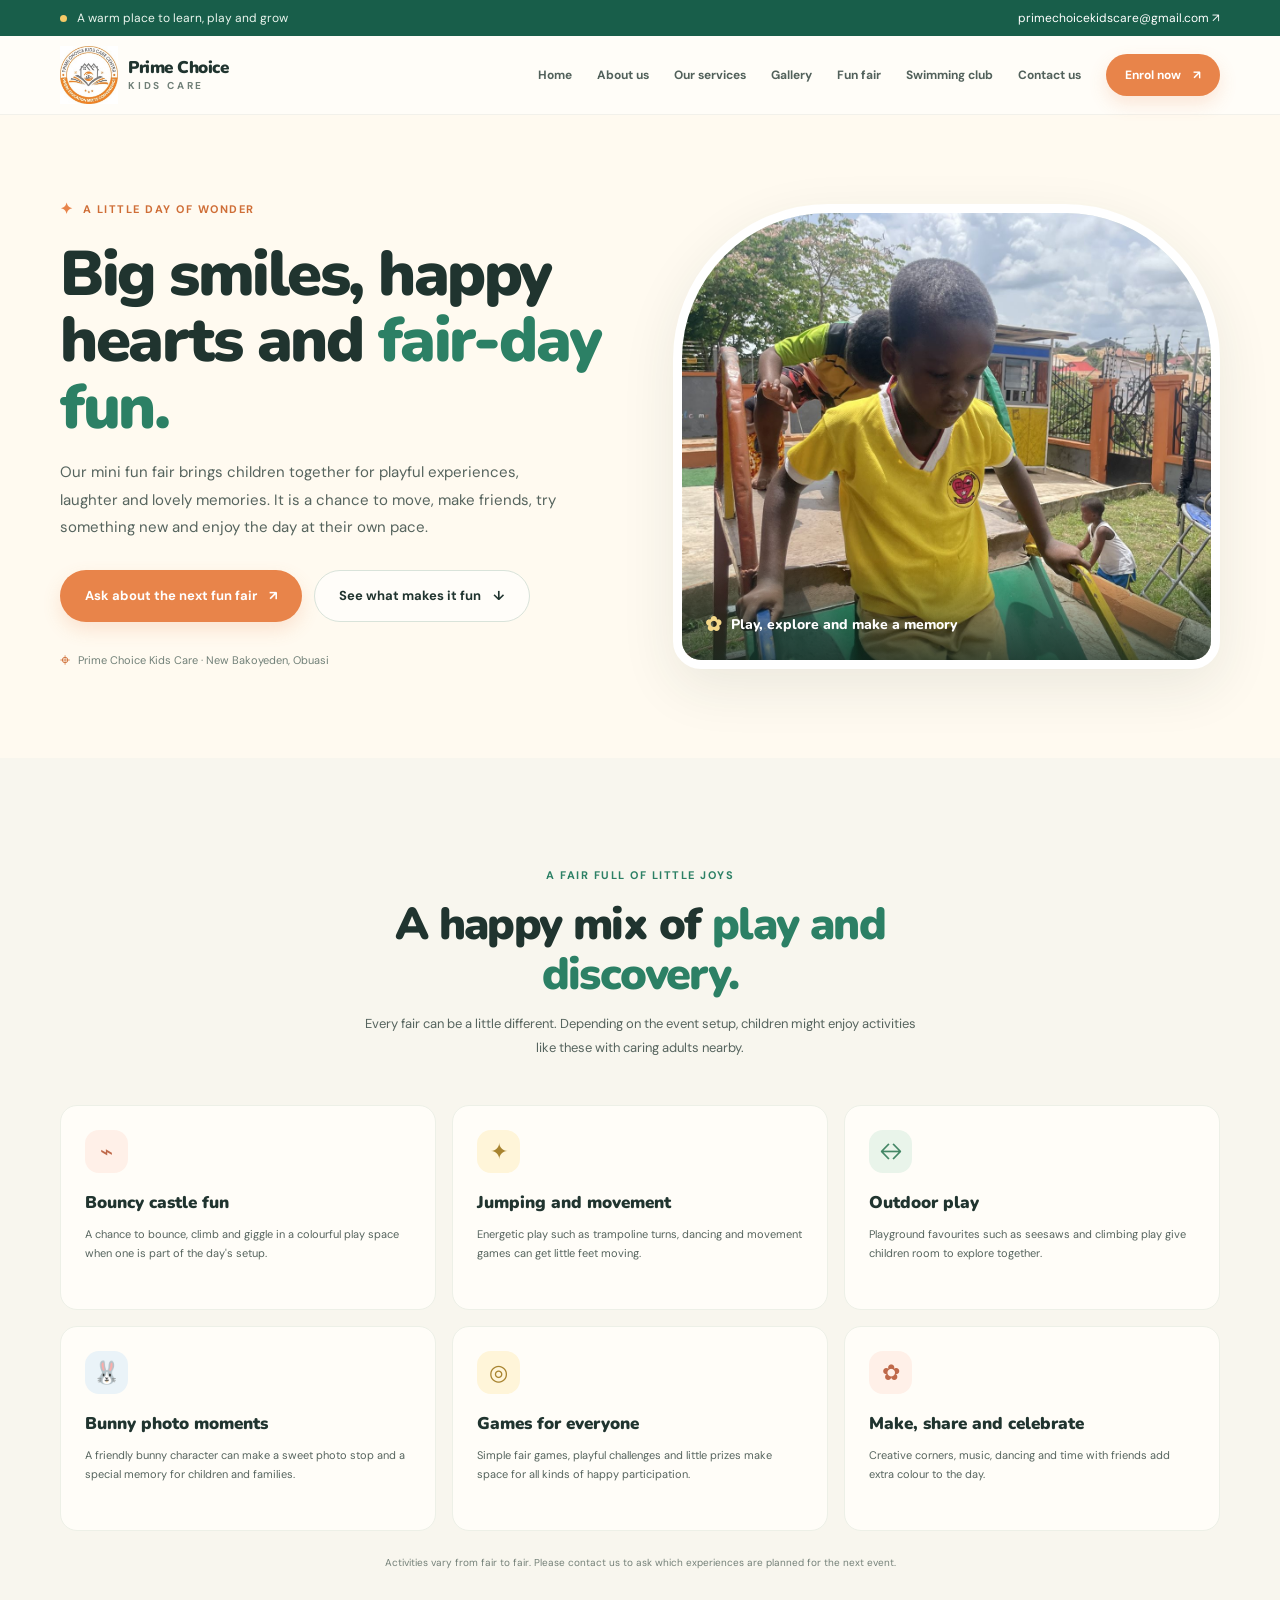
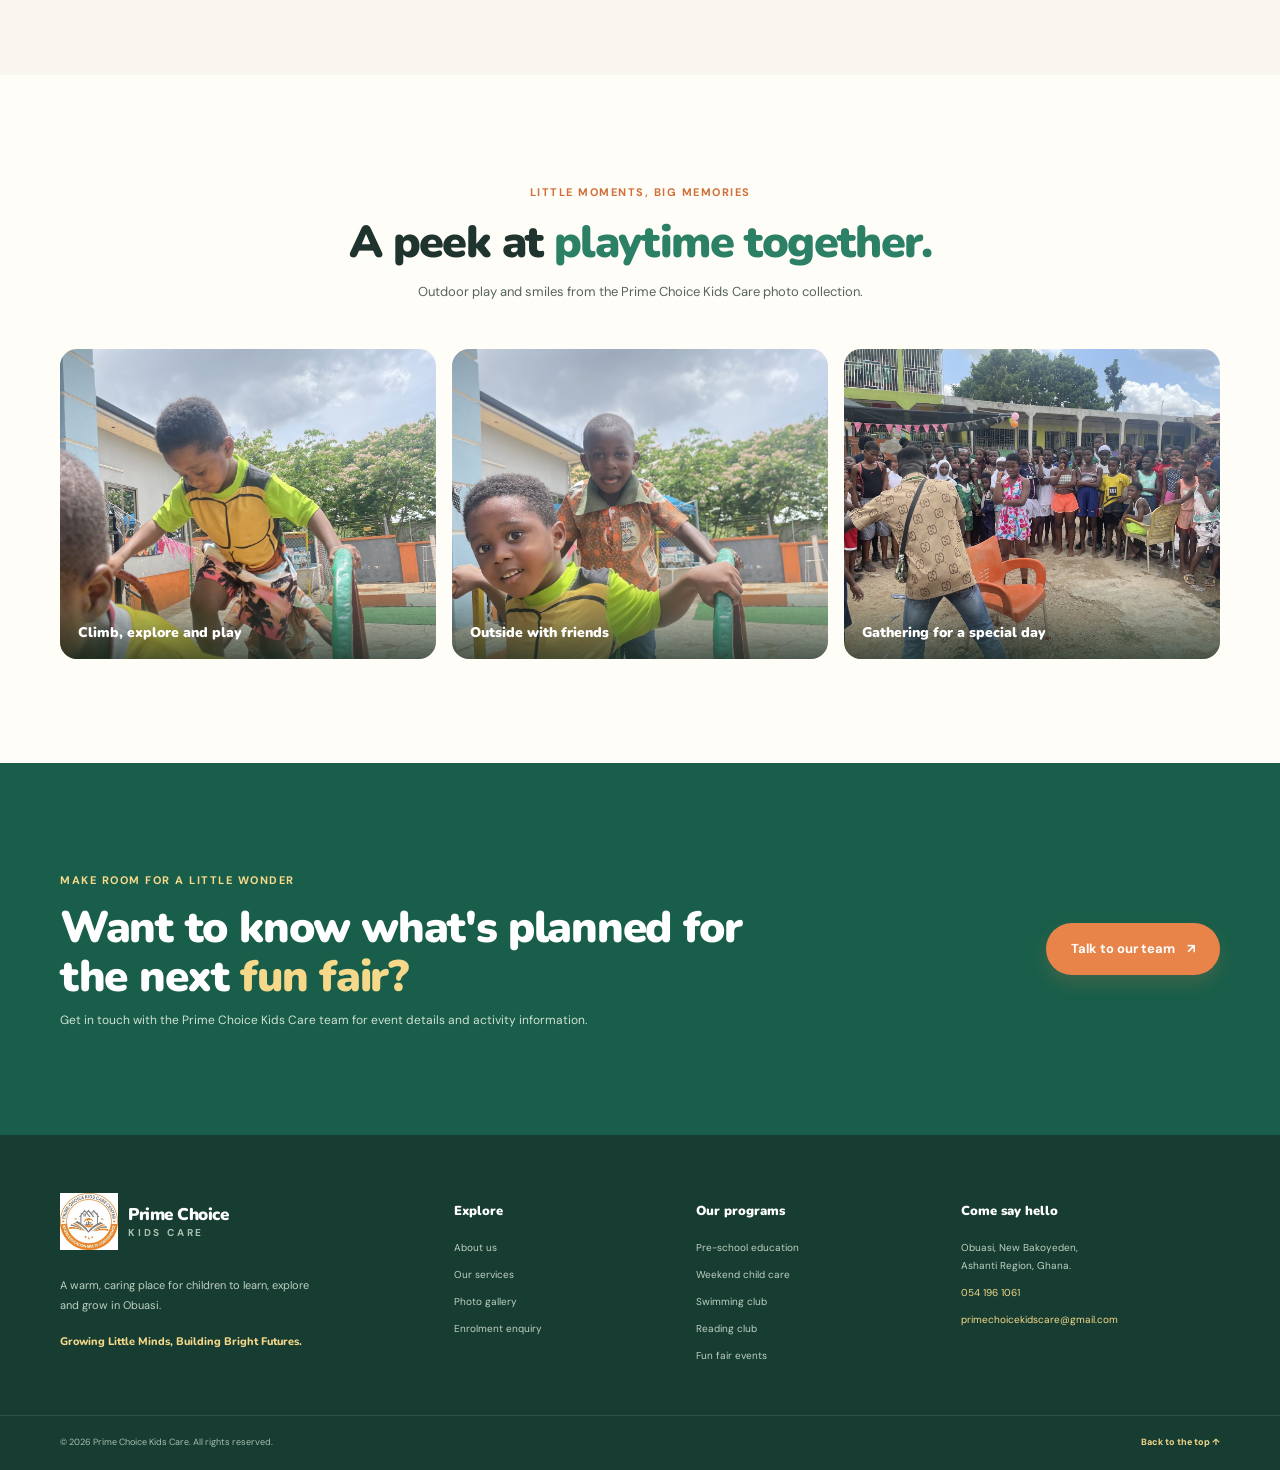
<file: funfair.html>
<!doctype html>
<html lang="en-GH">
  <head>
    <meta charset="utf-8">
    <meta name="viewport" content="width=device-width, initial-scale=1">
    <meta name="theme-color" content="#fffaf0">
    <meta name="description" content="Discover the Prime Choice Kids Care mini fun fair in Obuasi: joyful play, fair games, outdoor activities and happy memories.">
    <title>Mini Fun Fair | Prime Choice Kids Care</title>
    <link rel="icon" type="image/png" href="./logo.png">
    <link rel="preconnect" href="https://fonts.googleapis.com">
    <link rel="preconnect" href="https://fonts.gstatic.com" crossorigin>
    <link href="https://fonts.googleapis.com/css2?family=DM+Sans:wght@400;500;600;700&family=Nunito:wght@500;600;700;800;900&display=swap" rel="stylesheet">
    <link rel="stylesheet" href="./styles.css">
    <script src="./script.js" defer></script>
  </head>
  <body>
    <a class="skip-link" href="#main">Skip to content</a>
    <div class="topline">
      <div class="container topline-inner">
        <p><span class="topline-dot" aria-hidden="true"></span> A warm place to learn, play and grow</p>
        <a href="mailto:primechoicekidscare@gmail.com">primechoicekidscare@gmail.com <span aria-hidden="true">↗</span></a>
      </div>
    </div>

    <header class="site-header">
      <div class="container nav-wrap">
        <a class="brand" href="./index.html" aria-label="Prime Choice Kids Care home">
          <img class="brand-mark" src="./logo.png" alt="Prime Choice Kids Care Centre logo">
          <span class="brand-copy"><strong>Prime Choice</strong><small>Kids Care</small></span>
        </a>
        <button class="menu-toggle" type="button" aria-expanded="false" aria-controls="primary-nav" aria-label="Open navigation menu">
          <span></span><span></span><span></span>
        </button>
        <nav class="primary-nav" id="primary-nav" aria-label="Main navigation">
          <a href="./index.html">Home</a>
          <a href="./index.html#about">About us</a>
          <a href="./index.html#services">Our services</a>
          <a href="./index.html#gallery">Gallery</a>
          <a href="./funfair.html" aria-current="page">Fun fair</a>
          <a href="./swimming-club.html">Swimming club</a>
          <a href="./index.html#contact">Contact us</a>
          <a class="button button-small button-orange nav-cta" href="./index.html#enquiry">Enrol now <span aria-hidden="true">↗</span></a>
        </nav>
      </div>
    </header>

    <main id="main">
      <section class="program-hero section-pad">
        <div class="container program-hero-grid">
          <div class="program-hero-copy reveal">
            <span class="eyebrow eyebrow-orange"><span aria-hidden="true">✦</span> A little day of wonder</span>
            <h1>Big smiles, happy hearts and <span>fair-day fun.</span></h1>
            <p class="hero-lede">Our mini fun fair brings children together for playful experiences, laughter and lovely memories. It is a chance to move, make friends, try something new and enjoy the day at their own pace.</p>
            <div class="hero-actions">
              <a class="button button-orange" href="./index.html#enquiry">Ask about the next fun fair <span aria-hidden="true">↗</span></a>
              <a class="button button-outline" href="#fair-fun">See what makes it fun <span aria-hidden="true">↓</span></a>
            </div>
            <p class="program-location"><span aria-hidden="true">⌖</span> Prime Choice Kids Care · New Bakoyeden, Obuasi</p>
          </div>
          <figure class="program-hero-photo reveal">
            <img src="./assets/funfair-hero.jpg" alt="Children enjoying an outdoor activity at the mini fun fair" fetchpriority="high">
            <figcaption><span aria-hidden="true">✿</span> Play, explore and make a memory</figcaption>
          </figure>
        </div>
      </section>

      <section class="fair-intro section-pad section-tint" id="fair-fun" aria-labelledby="fair-fun-title">
        <div class="container">
          <div class="section-heading centered reveal">
            <span class="eyebrow eyebrow-green">A fair full of little joys</span>
            <h2 id="fair-fun-title">A happy mix of <span>play and discovery.</span></h2>
            <p>Every fair can be a little different. Depending on the event setup, children might enjoy activities like these with caring adults nearby.</p>
          </div>
          <div class="fair-activity-grid">
            <article class="fair-activity-card reveal">
              <span class="fair-activity-icon icon-peach" aria-hidden="true">⌁</span>
              <h3>Bouncy castle fun</h3>
              <p>A chance to bounce, climb and giggle in a colourful play space when one is part of the day's setup.</p>
            </article>
            <article class="fair-activity-card reveal">
              <span class="fair-activity-icon icon-yellow" aria-hidden="true">✦</span>
              <h3>Jumping and movement</h3>
              <p>Energetic play such as trampoline turns, dancing and movement games can get little feet moving.</p>
            </article>
            <article class="fair-activity-card reveal">
              <span class="fair-activity-icon icon-green" aria-hidden="true">↔</span>
              <h3>Outdoor play</h3>
              <p>Playground favourites such as seesaws and climbing play give children room to explore together.</p>
            </article>
            <article class="fair-activity-card reveal">
              <span class="fair-activity-icon icon-blue" aria-hidden="true">🐰</span>
              <h3>Bunny photo moments</h3>
              <p>A friendly bunny character can make a sweet photo stop and a special memory for children and families.</p>
            </article>
            <article class="fair-activity-card reveal">
              <span class="fair-activity-icon icon-yellow" aria-hidden="true">◎</span>
              <h3>Games for everyone</h3>
              <p>Simple fair games, playful challenges and little prizes make space for all kinds of happy participation.</p>
            </article>
            <article class="fair-activity-card reveal">
              <span class="fair-activity-icon icon-peach" aria-hidden="true">✿</span>
              <h3>Make, share and celebrate</h3>
              <p>Creative corners, music, dancing and time with friends add extra colour to the day.</p>
            </article>
          </div>
          <p class="fair-note reveal">Activities vary from fair to fair. Please contact us to ask which experiences are planned for the next event.</p>
        </div>
      </section>

      <section class="program-gallery section-pad" aria-labelledby="fair-gallery-title">
        <div class="container">
          <div class="section-heading centered reveal">
            <span class="eyebrow eyebrow-orange">Little moments, big memories</span>
            <h2 id="fair-gallery-title">A peek at <span>playtime together.</span></h2>
            <p>Outdoor play and smiles from the Prime Choice Kids Care photo collection.</p>
          </div>
          <div class="program-photo-grid">
            <figure class="program-photo-card reveal">
              <img src="./assets/funfair-photo-2.jpg" alt="A child taking a turn on outdoor play equipment" loading="lazy">
              <figcaption>Climb, explore and play</figcaption>
            </figure>
            <figure class="program-photo-card reveal">
              <img src="./assets/funfair-photo-3.jpg" alt="Children sharing a playful moment outside" loading="lazy">
              <figcaption>Outside with friends</figcaption>
            </figure>
            <figure class="program-photo-card reveal">
              <img src="./assets/funfair-photo-4.jpg" alt="Children and families gathering at an outdoor fun fair" loading="lazy">
              <figcaption>Gathering for a special day</figcaption>
            </figure>
          </div>
        </div>
      </section>

      <section class="program-cta section-pad">
        <div class="container program-cta-inner reveal">
          <div>
            <span class="eyebrow eyebrow-light">Make room for a little wonder</span>
            <h2>Want to know what's planned for the next <span>fun fair?</span></h2>
            <p>Get in touch with the Prime Choice Kids Care team for event details and activity information.</p>
          </div>
          <a class="button button-orange" href="./index.html#enquiry">Talk to our team <span aria-hidden="true">↗</span></a>
        </div>
      </section>
    </main>

    <footer class="site-footer">
      <div class="container footer-main">
        <div class="footer-brand">
          <a class="brand brand-light" href="./index.html" aria-label="Prime Choice Kids Care home">
            <img class="brand-mark" src="./logo.png" alt="Prime Choice Kids Care Centre logo">
            <span class="brand-copy"><strong>Prime Choice</strong><small>Kids Care</small></span>
          </a>
          <p>A warm, caring place for children to learn, explore and grow in Obuasi.</p>
          <span class="footer-mantra">Growing Little Minds, Building Bright Futures.</span>
        </div>
        <div class="footer-column"><h3>Explore</h3><a href="./index.html#about">About us</a><a href="./index.html#services">Our services</a><a href="./index.html#gallery">Photo gallery</a><a href="./index.html#enquiry">Enrolment enquiry</a></div>
        <div class="footer-column"><h3>Our programs</h3><a href="./index.html#services">Pre-school education</a><a href="./index.html#services">Weekend child care</a><a href="./swimming-club.html">Swimming club</a><a href="./index.html#services">Reading club</a><a href="./funfair.html" aria-current="page">Fun fair events</a></div>
        <div class="footer-column footer-contact"><h3>Come say hello</h3><p>Obuasi, New Bakoyeden,<br>Ashanti Region, Ghana.</p><a href="tel:0541961061">054 196 1061</a><a href="mailto:primechoicekidscare@gmail.com">primechoicekidscare@gmail.com</a></div>
      </div>
      <div class="footer-bottom">
        <div class="container footer-bottom-inner"><p>© <span id="current-year"></span> Prime Choice Kids Care. All rights reserved.</p><a href="#main">Back to the top ↑</a></div>
      </div>
    </footer>
    <button class="back-to-top" type="button" aria-label="Back to top" title="Back to top">↑</button>
  </body>
</html>
</file>
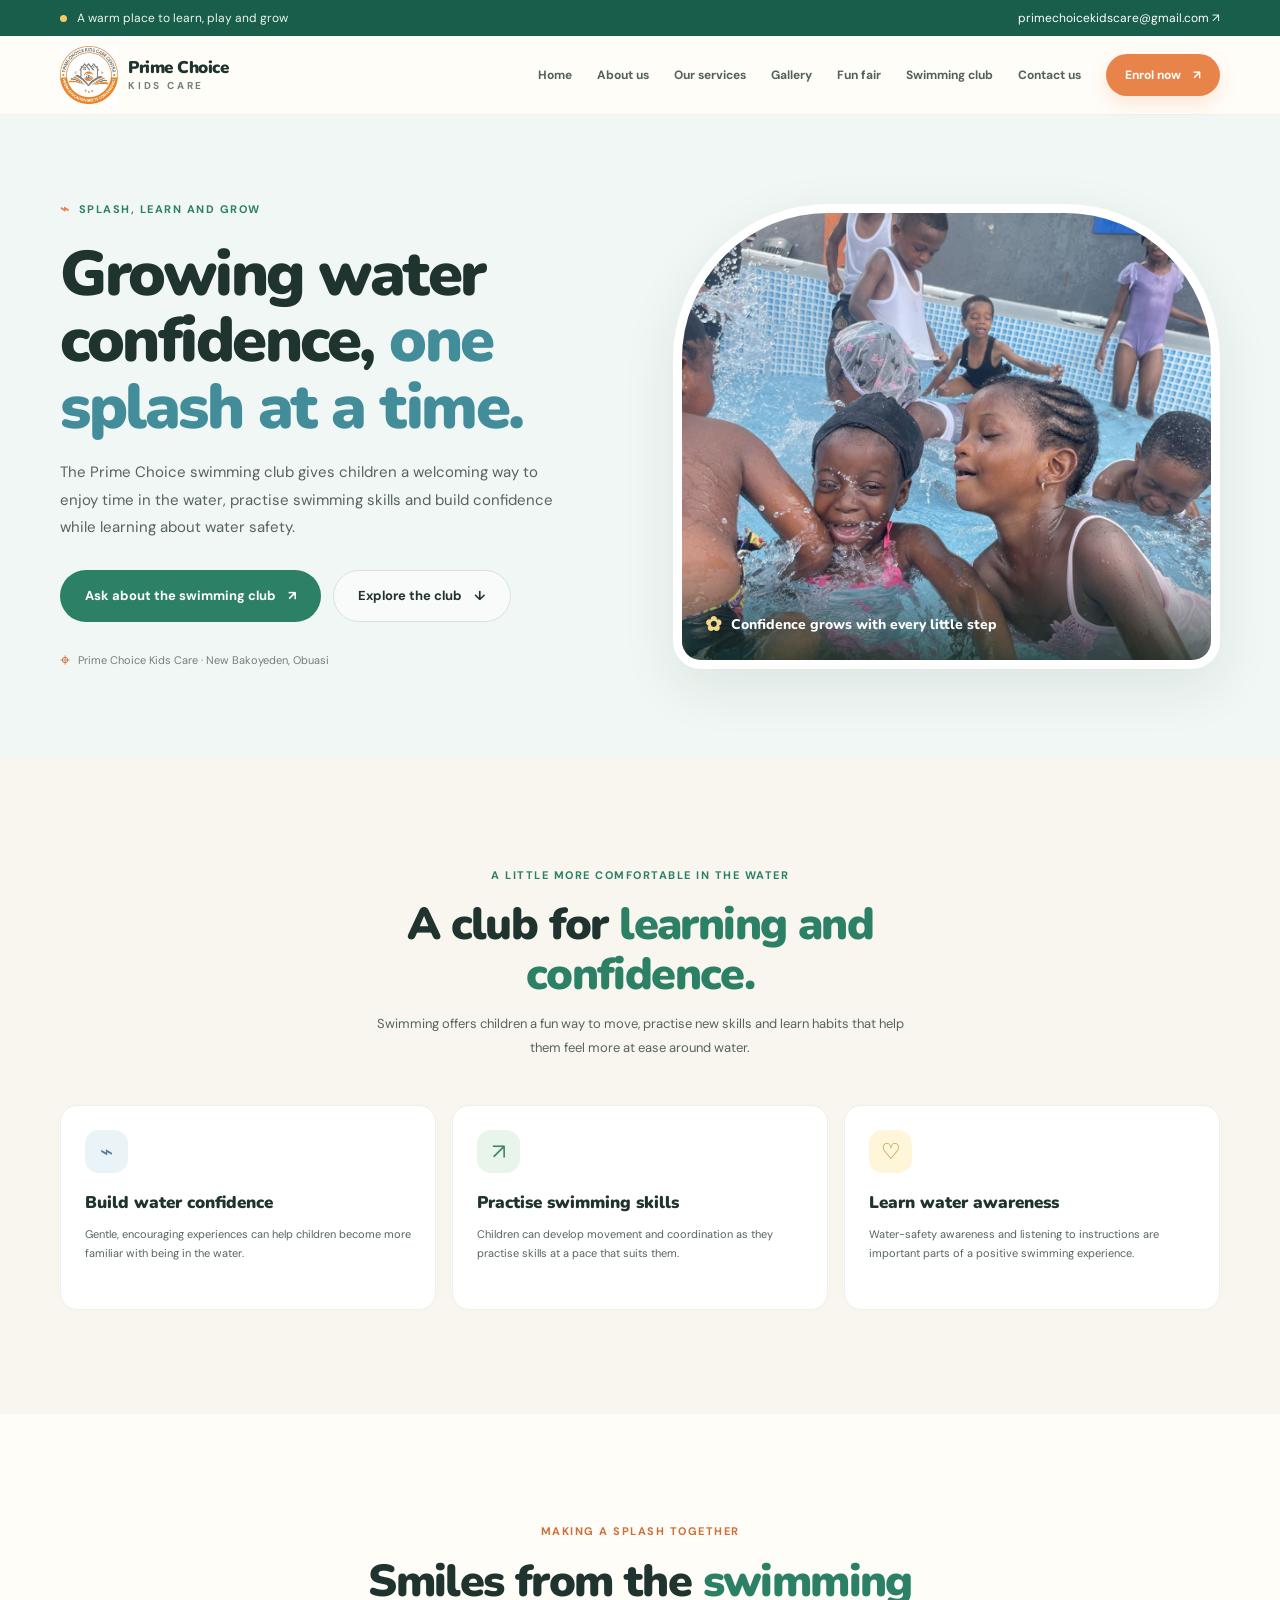
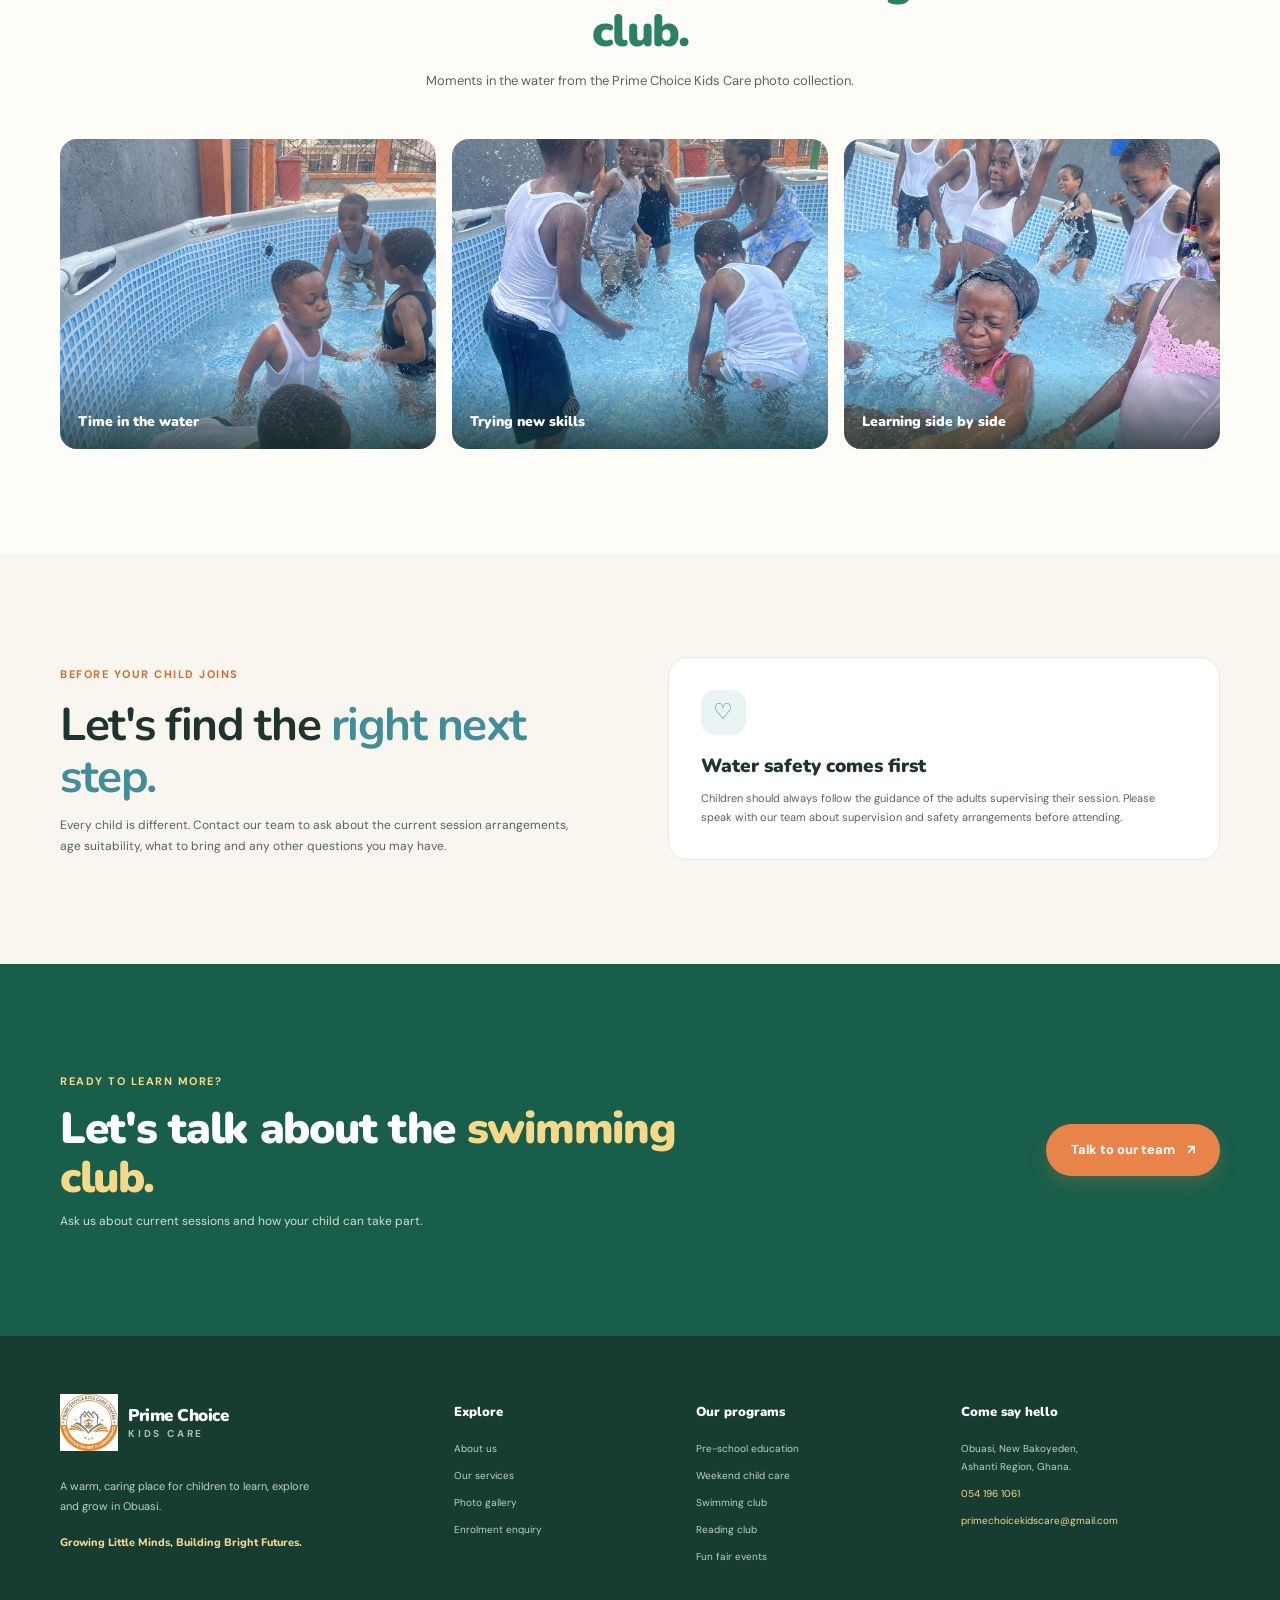
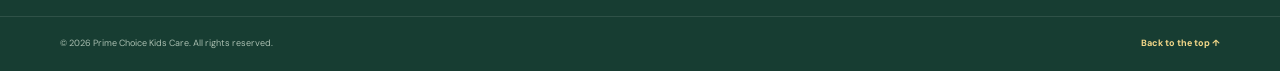
<file: swimming-club.html>
<!doctype html>
<html lang="en-GH">
  <head>
    <meta charset="utf-8">
    <meta name="viewport" content="width=device-width, initial-scale=1">
    <meta name="theme-color" content="#fffaf0">
    <meta name="description" content="Learn about the Prime Choice Kids Care swimming club in Obuasi, where children can build water confidence, swimming skills and water-safety awareness.">
    <title>Swimming Club | Prime Choice Kids Care</title>
    <link rel="icon" type="image/png" href="./logo.png">
    <link rel="preconnect" href="https://fonts.googleapis.com">
    <link rel="preconnect" href="https://fonts.gstatic.com" crossorigin>
    <link href="https://fonts.googleapis.com/css2?family=DM+Sans:wght@400;500;600;700&family=Nunito:wght@500;600;700;800;900&display=swap" rel="stylesheet">
    <link rel="stylesheet" href="./styles.css">
    <script src="./script.js" defer></script>
  </head>
  <body>
    <a class="skip-link" href="#main">Skip to content</a>
    <div class="topline">
      <div class="container topline-inner">
        <p><span class="topline-dot" aria-hidden="true"></span> A warm place to learn, play and grow</p>
        <a href="mailto:primechoicekidscare@gmail.com">primechoicekidscare@gmail.com <span aria-hidden="true">↗</span></a>
      </div>
    </div>

    <header class="site-header">
      <div class="container nav-wrap">
        <a class="brand" href="./index.html" aria-label="Prime Choice Kids Care home">
          <img class="brand-mark" src="./logo.png" alt="Prime Choice Kids Care Centre logo">
          <span class="brand-copy"><strong>Prime Choice</strong><small>Kids Care</small></span>
        </a>
        <button class="menu-toggle" type="button" aria-expanded="false" aria-controls="primary-nav" aria-label="Open navigation menu">
          <span></span><span></span><span></span>
        </button>
        <nav class="primary-nav" id="primary-nav" aria-label="Main navigation">
          <a href="./index.html">Home</a>
          <a href="./index.html#about">About us</a>
          <a href="./index.html#services">Our services</a>
          <a href="./index.html#gallery">Gallery</a>
          <a href="./funfair.html">Fun fair</a>
          <a href="./swimming-club.html" aria-current="page">Swimming club</a>
          <a href="./index.html#contact">Contact us</a>
          <a class="button button-small button-orange nav-cta" href="./index.html#enquiry">Enrol now <span aria-hidden="true">↗</span></a>
        </nav>
      </div>
    </header>

    <main id="main">
      <section class="program-hero program-hero-swim section-pad">
        <div class="container program-hero-grid">
          <div class="program-hero-copy reveal">
            <span class="eyebrow eyebrow-green"><span aria-hidden="true">⌁</span> Splash, learn and grow</span>
            <h1>Growing water confidence, <span>one splash at a time.</span></h1>
            <p class="hero-lede">The Prime Choice swimming club gives children a welcoming way to enjoy time in the water, practise swimming skills and build confidence while learning about water safety.</p>
            <div class="hero-actions">
              <a class="button button-green" href="./index.html#enquiry">Ask about the swimming club <span aria-hidden="true">↗</span></a>
              <a class="button button-outline" href="#swim-club">Explore the club <span aria-hidden="true">↓</span></a>
            </div>
            <p class="program-location"><span aria-hidden="true">⌖</span> Prime Choice Kids Care · New Bakoyeden, Obuasi</p>
          </div>
          <figure class="program-hero-photo program-hero-photo-swim reveal">
            <img src="./assets/swim-hero.jpg" alt="Children enjoying a supervised swimming-club session together" fetchpriority="high">
            <figcaption><span aria-hidden="true">✿</span> Confidence grows with every little step</figcaption>
          </figure>
        </div>
      </section>

      <section class="swim-intro section-pad section-tint" id="swim-club" aria-labelledby="swim-club-title">
        <div class="container">
          <div class="section-heading centered reveal">
            <span class="eyebrow eyebrow-green">A little more comfortable in the water</span>
            <h2 id="swim-club-title">A club for <span>learning and confidence.</span></h2>
            <p>Swimming offers children a fun way to move, practise new skills and learn habits that help them feel more at ease around water.</p>
          </div>
          <div class="swim-benefit-grid">
            <article class="swim-benefit-card reveal">
              <span class="fair-activity-icon icon-blue" aria-hidden="true">⌁</span>
              <h3>Build water confidence</h3>
              <p>Gentle, encouraging experiences can help children become more familiar with being in the water.</p>
            </article>
            <article class="swim-benefit-card reveal">
              <span class="fair-activity-icon icon-green" aria-hidden="true">↗</span>
              <h3>Practise swimming skills</h3>
              <p>Children can develop movement and coordination as they practise skills at a pace that suits them.</p>
            </article>
            <article class="swim-benefit-card reveal">
              <span class="fair-activity-icon icon-yellow" aria-hidden="true">♡</span>
              <h3>Learn water awareness</h3>
              <p>Water-safety awareness and listening to instructions are important parts of a positive swimming experience.</p>
            </article>
          </div>
        </div>
      </section>

      <section class="program-gallery section-pad" aria-labelledby="swim-gallery-title">
        <div class="container">
          <div class="section-heading centered reveal">
            <span class="eyebrow eyebrow-orange">Making a splash together</span>
            <h2 id="swim-gallery-title">Smiles from the <span>swimming club.</span></h2>
            <p>Moments in the water from the Prime Choice Kids Care photo collection.</p>
          </div>
          <div class="program-photo-grid">
            <figure class="program-photo-card reveal">
              <img src="./assets/swim-photo-2.jpg" alt="Children spending time together in the swimming pool" loading="lazy">
              <figcaption>Time in the water</figcaption>
            </figure>
            <figure class="program-photo-card reveal">
              <img src="./assets/swim-photo-3.jpg" alt="A child practising in the pool with support nearby" loading="lazy">
              <figcaption>Trying new skills</figcaption>
            </figure>
            <figure class="program-photo-card reveal">
              <img src="./assets/swim-photo-4.jpg" alt="Children enjoying a swimming-club activity" loading="lazy">
              <figcaption>Learning side by side</figcaption>
            </figure>
          </div>
        </div>
      </section>

      <section class="swim-details section-pad section-tint" aria-labelledby="swim-details-title">
        <div class="container swim-details-grid">
          <div class="swim-details-copy reveal">
            <span class="eyebrow eyebrow-orange">Before your child joins</span>
            <h2 id="swim-details-title">Let's find the <span>right next step.</span></h2>
            <p>Every child is different. Contact our team to ask about the current session arrangements, age suitability, what to bring and any other questions you may have.</p>
          </div>
          <div class="swim-safety-card reveal">
            <span class="swim-safety-mark" aria-hidden="true">♡</span>
            <h3>Water safety comes first</h3>
            <p>Children should always follow the guidance of the adults supervising their session. Please speak with our team about supervision and safety arrangements before attending.</p>
          </div>
        </div>
      </section>

      <section class="program-cta section-pad">
        <div class="container program-cta-inner reveal">
          <div>
            <span class="eyebrow eyebrow-light">Ready to learn more?</span>
            <h2>Let's talk about the <span>swimming club.</span></h2>
            <p>Ask us about current sessions and how your child can take part.</p>
          </div>
          <a class="button button-orange" href="./index.html#enquiry">Talk to our team <span aria-hidden="true">↗</span></a>
        </div>
      </section>
    </main>

    <footer class="site-footer">
      <div class="container footer-main">
        <div class="footer-brand">
          <a class="brand brand-light" href="./index.html" aria-label="Prime Choice Kids Care home">
            <img class="brand-mark" src="./logo.png" alt="Prime Choice Kids Care Centre logo">
            <span class="brand-copy"><strong>Prime Choice</strong><small>Kids Care</small></span>
          </a>
          <p>A warm, caring place for children to learn, explore and grow in Obuasi.</p>
          <span class="footer-mantra">Growing Little Minds, Building Bright Futures.</span>
        </div>
        <div class="footer-column"><h3>Explore</h3><a href="./index.html#about">About us</a><a href="./index.html#services">Our services</a><a href="./index.html#gallery">Photo gallery</a><a href="./index.html#enquiry">Enrolment enquiry</a></div>
        <div class="footer-column"><h3>Our programs</h3><a href="./index.html#services">Pre-school education</a><a href="./index.html#services">Weekend child care</a><a href="./swimming-club.html" aria-current="page">Swimming club</a><a href="./index.html#services">Reading club</a><a href="./funfair.html">Fun fair events</a></div>
        <div class="footer-column footer-contact"><h3>Come say hello</h3><p>Obuasi, New Bakoyeden,<br>Ashanti Region, Ghana.</p><a href="tel:0541961061">054 196 1061</a><a href="mailto:primechoicekidscare@gmail.com">primechoicekidscare@gmail.com</a></div>
      </div>
      <div class="footer-bottom">
        <div class="container footer-bottom-inner"><p>© <span id="current-year"></span> Prime Choice Kids Care. All rights reserved.</p><a href="#main">Back to the top ↑</a></div>
      </div>
    </footer>
    <button class="back-to-top" type="button" aria-label="Back to top" title="Back to top">↑</button>
  </body>
</html>
</file>
<file: styles.css>
:root {
  color-scheme: light;
  --ink: #20342f;
  --ink-soft: #56645e;
  --green: #2c8065;
  --green-dark: #185e4a;
  --green-pale: #e8f4ec;
  --orange: #e8844a;
  --orange-dark: #cf6e37;
  --yellow: #f5ca67;
  --cream: #fffaf0;
  --paper: #fffdf8;
  --line: #e9e9df;
  --shadow: 0 18px 55px rgba(32, 52, 47, .09);
  --heading: "Nunito", "DM Sans", sans-serif;
  --body: "DM Sans", sans-serif;
}

* { box-sizing: border-box; }
html { scroll-behavior: smooth; scroll-padding-top: 100px; }
body { margin: 0; color: var(--ink); background: var(--paper); font-family: var(--body); font-size: 15px; line-height: 1.7; -webkit-font-smoothing: antialiased; }
img { display: block; max-width: 100%; }
a { color: inherit; text-decoration: none; }
button, input, select, textarea { font: inherit; }
button { color: inherit; }
.container { width: min(1160px, calc(100% - 48px)); margin-inline: auto; }
.section-pad { padding: 104px 0; }
.section-tint { background: #f8f6ee; }
.skip-link { position: fixed; top: 8px; left: 8px; z-index: 9999; padding: 10px 14px; color: white; background: var(--green-dark); border-radius: 8px; transform: translateY(-150%); }
.skip-link:focus { transform: translateY(0); }
.sr-only { position: absolute; width: 1px; height: 1px; padding: 0; margin: -1px; overflow: hidden; clip: rect(0,0,0,0); white-space: nowrap; border: 0; }

.topline { color: #eaf5ee; background: var(--green-dark); font-size: 12px; }
.topline-inner { min-height: 36px; display: flex; align-items: center; justify-content: space-between; gap: 20px; }
.topline p { margin: 0; }
.topline a { color: #fff; transition: opacity .2s ease; }
.topline a:hover { opacity: .75; }
.topline-dot { display: inline-block; width: 7px; height: 7px; margin-right: 7px; border-radius: 50%; background: var(--yellow); }
.site-header { position: sticky; top: 0; z-index: 100; background: rgba(255, 253, 248, .95); border-bottom: 1px solid rgba(32, 52, 47, .06); backdrop-filter: blur(14px); }
.nav-wrap { min-height: 78px; display: flex; align-items: center; justify-content: space-between; gap: 32px; }
.brand { display: inline-flex; align-items: center; gap: 10px; flex: 0 0 auto; }
.brand-mark { width: 58px; height: 58px; flex: 0 0 auto; object-fit: contain; }
.brand-copy { display: flex; flex-direction: column; line-height: 1.12; }
.brand-copy strong { font-family: var(--heading); font-size: 17px; font-weight: 900; letter-spacing: -.5px; }
.brand-copy small { margin-top: 3px; color: #718078; font-size: 10px; font-weight: 700; letter-spacing: 2.8px; text-transform: uppercase; }
.primary-nav { display: flex; align-items: center; gap: 25px; }
.primary-nav > a:not(.button) { color: #52615b; font-size: 12px; font-weight: 700; transition: color .2s ease; }
.primary-nav > a:not(.button):hover, .primary-nav > a:not(.button):focus-visible { color: var(--orange-dark); }
.button { min-height: 52px; display: inline-flex; align-items: center; justify-content: center; gap: 12px; padding: 0 24px; border: 1px solid transparent; border-radius: 999px; font-size: 13px; font-weight: 700; transition: transform .2s ease, box-shadow .2s ease, background .2s ease; cursor: pointer; }
.button:hover { transform: translateY(-2px); box-shadow: 0 10px 24px rgba(32, 52, 47, .13); }
.button:focus-visible, button:focus-visible, a:focus-visible, input:focus-visible, select:focus-visible, textarea:focus-visible { outline: 3px solid rgba(232, 132, 74, .55); outline-offset: 3px; }
.button-orange { color: white; background: var(--orange); box-shadow: 0 8px 18px rgba(232, 132, 74, .19); }
.button-orange:hover { background: var(--orange-dark); }
.button-green { color: white; background: var(--green); }
.button-green:hover { background: var(--green-dark); }
.button-outline { border-color: #d9e3da; color: var(--ink); background: rgba(255,255,255,.6); }
.button-small { min-height: 42px; padding: 0 18px; font-size: 12px; }
.menu-toggle { display: none; }

.hero { position: relative; overflow: hidden; padding-top: 76px; padding-bottom: 34px; background: var(--cream); }
.hero::before { position: absolute; top: -190px; right: -120px; width: 560px; height: 560px; border: 1px solid rgba(44,128,101,.08); border-radius: 50%; content: ""; }
.hero::after { position: absolute; right: 6%; bottom: -180px; width: 300px; height: 300px; border: 1px solid rgba(232,132,74,.12); border-radius: 50%; content: ""; }
.hero-grid { position: relative; z-index: 1; display: grid; grid-template-columns: 1.05fr .95fr; align-items: center; gap: 54px; }
.eyebrow { display: inline-flex; align-items: center; gap: 8px; color: var(--green-dark); font-size: 11px; font-weight: 700; letter-spacing: 1.5px; text-transform: uppercase; }
.eyebrow > span { color: var(--orange); font-size: 15px; }
.eyebrow-green { color: var(--green); }
.eyebrow-orange { color: var(--orange-dark); }
.eyebrow-light { color: #f9d98b; }
.hero h1, h2, h3 { font-family: var(--heading); }
.hero h1 { max-width: 580px; margin: 18px 0 18px; font-size: clamp(42px, 5vw, 66px); font-weight: 900; line-height: 1.05; letter-spacing: -2.7px; }
.hero h1 span, h2 span { color: var(--green); }
.hero-lede { max-width: 510px; margin: 0; color: var(--ink-soft); font-size: 15px; line-height: 1.85; }
.hero-actions { display: flex; flex-wrap: wrap; align-items: center; gap: 12px; margin-top: 28px; }
.play-icon { display: inline-grid; width: 23px; height: 23px; place-items: center; border-radius: 50%; color: var(--green); background: var(--green-pale); font-size: 9px; }
.hero-location { display: flex; align-items: center; gap: 9px; margin-top: 25px; color: #718078; font-size: 12px; }
.hero-location strong { color: var(--ink); }
.location-icon { color: var(--orange); font-size: 20px; }
.hero-visual { position: relative; min-width: 0; padding: 14px 20px 20px 0; }
.hero-photo-shell { position: relative; overflow: hidden; height: 470px; border: 9px solid #fff; border-radius: 170px 170px 36px 36px; background: #e0e9dd; box-shadow: var(--shadow); }
.hero-slides, .hero-slide { position: absolute; inset: 0; }
.hero-slide { opacity: 0; transition: opacity .85s ease; }
.hero-slide.is-active { z-index: 1; opacity: 1; }
.hero-slide img { width: 100%; height: 100%; object-fit: cover; }
.hero-shade { position: absolute; z-index: 2; inset: 38% 0 0; background: linear-gradient(transparent, rgba(20, 42, 33, .72)); pointer-events: none; }
.hero-photo-label { position: absolute; z-index: 3; right: 32px; bottom: 60px; left: 32px; display: flex; align-items: center; gap: 10px; color: white; font-family: var(--heading); font-size: 16px; font-weight: 800; text-shadow: 0 1px 5px rgba(0,0,0,.2); }
.photo-label-icon { display: grid; width: 30px; height: 30px; place-items: center; border-radius: 50%; color: #76552a; background: var(--yellow); text-shadow: none; }
.carousel-controls { position: absolute; z-index: 4; right: 25px; bottom: 17px; left: 25px; display: flex; align-items: center; justify-content: space-between; }
.carousel-arrow { display: grid; width: 34px; height: 34px; place-items: center; border: 1px solid rgba(255,255,255,.6); border-radius: 50%; color: white; background: rgba(255,255,255,.16); cursor: pointer; transition: background .2s ease; }
.carousel-arrow:hover { background: rgba(255,255,255,.33); }
.carousel-dots { display: flex; gap: 7px; }
.carousel-dot { width: 7px; height: 7px; padding: 0; border: 0; border-radius: 10px; background: rgba(255,255,255,.58); cursor: pointer; transition: width .2s ease, background .2s ease; }
.carousel-dot[aria-current="true"] { width: 22px; background: var(--yellow); }
.floating-note { position: absolute; z-index: 5; display: flex; align-items: center; gap: 9px; padding: 11px 15px; border-radius: 13px; box-shadow: 0 10px 26px rgba(32,52,47,.12); font-size: 11px; }
.floating-note > span { color: var(--orange-dark); font-size: 18px; }
.note-yellow { top: 65px; right: -8px; background: #fff3cc; transform: rotate(3deg); }
.note-white { bottom: 45px; left: -22px; background: white; transform: rotate(-3deg); }
.hero-sparkle { position: absolute; color: var(--orange); }
.sparkle-one { top: 27px; left: 22px; font-size: 28px; }
.sparkle-two { right: 6px; bottom: 3px; color: var(--green); font-size: 27px; }
.hero-bottom { position: relative; z-index: 1; display: flex; align-items: center; justify-content: center; gap: 16px; padding-top: 39px; color: #78847b; font-family: var(--heading); font-size: 12px; font-weight: 800; letter-spacing: .5px; }
.hero-bottom i { width: 5px; height: 5px; border-radius: 50%; background: var(--orange); }
.intro-strip { color: #fff; background: var(--green); }
.intro-strip-inner { min-height: 73px; display: flex; align-items: center; gap: 17px; }
.strip-star { color: #f9d98b; font-size: 21px; }
.intro-strip p { flex: 1; margin: 0; font-family: var(--heading); font-size: 15px; font-weight: 800; }
.intro-strip a { font-size: 12px; font-weight: 700; }
.intro-strip a span { margin-left: 6px; }

.about-grid { display: grid; grid-template-columns: .92fr 1.08fr; align-items: center; gap: 88px; }
.about-visual { position: relative; min-height: 450px; padding: 0 35px 30px 0; }
.about-photo-main { position: relative; overflow: hidden; width: 88%; height: 390px; border-radius: 42% 42% 22px 22px; background: #e7f0e2; }
.about-photo-main img, .about-photo-small img { width: 100%; height: 100%; object-fit: cover; }
.image-sticker { position: absolute; right: -8px; bottom: 22px; display: block; padding: 15px 20px; border-radius: 50% 50% 50% 12px; color: #77562b; background: #ffdf87; font-family: var(--heading); font-size: 13px; font-weight: 800; line-height: 1.35; transform: rotate(7deg); }
.image-sticker b { color: var(--orange-dark); }
.about-photo-small { position: absolute; right: 0; bottom: 0; overflow: hidden; width: 41%; height: 160px; border: 8px solid var(--paper); border-radius: 22px; background: #eee5d9; box-shadow: 0 10px 26px rgba(32,52,47,.12); }
.about-doodle { position: absolute; top: 10px; right: 24px; color: var(--orange); font-size: 38px; }
.about-copy h2, .section-heading h2, .why-copy h2, .enquiry-copy h2 { margin: 13px 0 16px; font-size: clamp(32px, 3.5vw, 45px); font-weight: 900; line-height: 1.12; letter-spacing: -1.6px; }
.about-copy > p, .why-copy > p { margin: 0 0 14px; color: var(--ink-soft); font-size: 13px; line-height: 1.9; }
.mission-grid { display: grid; grid-template-columns: 1fr 1fr; gap: 12px; margin-top: 25px; }
.mission-card { position: relative; padding: 18px 16px 16px; border: 1px solid #edf0e7; border-radius: 14px; background: #fff; }
.mission-card .mini-icon { display: grid; width: 31px; height: 31px; place-items: center; margin-bottom: 8px; border-radius: 10px; color: var(--green); background: var(--green-pale); font-size: 16px; }
.mission-card.vision .mini-icon { color: var(--orange-dark); background: #fff1de; }
.mission-card h3 { margin: 0 0 4px; font-size: 14px; font-weight: 900; }
.mission-card p { margin: 0; color: var(--ink-soft); font-size: 11px; line-height: 1.65; }
.values-row { display: grid; grid-template-columns: .72fr 1.28fr; align-items: center; gap: 42px; margin-top: 92px; padding: 31px 38px; border: 1px solid #e8ecdf; border-radius: 22px; background: #fbfcf7; }
.values-intro h3 { margin: 8px 0 0; font-size: 24px; font-weight: 900; line-height: 1.2; }
.values-intro h3 span { color: var(--green); }
.values-list { display: grid; grid-template-columns: repeat(3, 1fr); gap: 14px 20px; padding: 0; margin: 0; list-style: none; }
.values-list li { display: flex; align-items: center; gap: 8px; color: #5b6860; font-size: 11px; font-weight: 700; }
.values-list li span { color: var(--orange); font-size: 15px; }

.section-heading { max-width: 640px; }
.section-heading.centered { margin: 0 auto 46px; text-align: center; }
.section-heading h2 { margin-bottom: 12px; }
.section-heading p { max-width: 560px; margin: 0; color: var(--ink-soft); font-size: 13px; line-height: 1.8; }
.section-heading.centered p { margin-inline: auto; }
.services .section-heading h2 span, .gallery .section-heading h2 span { color: var(--green); }
.service-grid { display: grid; grid-template-columns: repeat(6, 1fr); gap: 16px; }
.service-card { position: relative; grid-column: span 2; min-height: 305px; padding: 25px 24px 23px; overflow: hidden; border: 1px solid rgba(32,52,47,.05); border-radius: 18px; background: #fff; transition: transform .22s ease, box-shadow .22s ease; }
.service-card:hover { transform: translateY(-5px); box-shadow: var(--shadow); }
.service-card:nth-child(4) { grid-column: 2 / span 2; }
.service-card:nth-child(5) { grid-column: 4 / span 2; }
.service-card::after { position: absolute; right: -22px; bottom: -42px; width: 120px; height: 120px; border-radius: 50%; background: currentColor; content: ""; opacity: .055; }
.service-blue { color: #5384a0; }.service-yellow { color: #ad8532; }.service-green { color: #40876a; }.service-pink { color: #b36e70; }.service-orange { color: #c97744; }
.service-icon { display: grid; width: 51px; height: 51px; place-items: center; margin-bottom: 21px; border-radius: 16px; background: #eef5f7; color: currentColor; }
.service-yellow .service-icon { background: #fff5d8; }.service-green .service-icon { background: #e9f4e9; }.service-pink .service-icon { background: #f9eded; }.service-orange .service-icon { background: #fff0e5; }
.service-icon svg { width: 31px; fill: none; stroke: currentColor; stroke-width: 1.8; stroke-linecap: round; stroke-linejoin: round; }
.service-number { position: absolute; top: 30px; right: 25px; color: currentColor; font-family: var(--heading); font-size: 11px; font-weight: 900; opacity: .68; }
.service-card h3 { margin: 0 0 8px; color: var(--ink); font-size: 18px; font-weight: 900; }
.service-card p { min-height: 91px; margin: 0 0 15px; color: var(--ink-soft); font-size: 11px; line-height: 1.7; }
.text-link { padding: 0; border: 0; color: var(--green-dark); background: transparent; font-size: 11px; font-weight: 800; cursor: pointer; }
.text-link span { display: inline-block; margin-left: 5px; color: var(--orange); transition: transform .2s ease; }
.text-link:hover span { transform: translate(3px,-2px); }

.why-grid { display: grid; grid-template-columns: .83fr 1.17fr; align-items: center; gap: 76px; }
.why-copy h2 { margin: 14px 0 16px; }
.why-copy h2 span { display: inline; }
.why-copy > p { margin-bottom: 23px; }
.reason-grid { display: grid; grid-template-columns: 1fr 1fr; gap: 15px; }
.reason-card { padding: 22px 21px; border: 1px solid #edf0e7; border-radius: 16px; background: #fff; }
.reason-icon, .contact-icon { display: grid; width: 40px; height: 40px; place-items: center; border-radius: 13px; font-size: 19px; }
.icon-peach { color: #bf694a; background: #fff0e8; }.icon-yellow { color: #a88430; background: #fff5d9; }.icon-green { color: #438665; background: #e9f4ea; }.icon-blue { color: #527d99; background: #eaf3f8; }
.reason-card h3 { margin: 13px 0 6px; font-size: 15px; font-weight: 900; }
.reason-card p { margin: 0; color: var(--ink-soft); font-size: 11px; line-height: 1.7; }

.gallery-heading { display: flex; align-items: end; justify-content: space-between; gap: 30px; margin-bottom: 30px; }
.gallery-heading .section-heading h2 { margin-bottom: 9px; }
.gallery-filters { display: flex; flex-wrap: wrap; justify-content: flex-end; gap: 7px; }
.filter-chip { min-height: 34px; padding: 0 13px; border: 1px solid #e0e4d9; border-radius: 50px; color: #59665f; background: transparent; font-size: 10px; font-weight: 700; cursor: pointer; transition: all .2s ease; }
.filter-chip:hover, .filter-chip.is-selected { border-color: var(--green); color: #fff; background: var(--green); }
.gallery-grid { display: grid; grid-template-columns: repeat(4, 1fr); grid-auto-rows: 190px; gap: 13px; }
.gallery-item { position: relative; overflow: hidden; min-width: 0; padding: 0; border: 0; border-radius: 15px; background: #e9e6d9; cursor: zoom-in; animation: galleryIn .35s ease both; }
.gallery-item:nth-child(1), .gallery-item:nth-child(6) { grid-row: span 2; }
.gallery-item img { width: 100%; height: 100%; object-fit: cover; transition: transform .5s ease; }
.gallery-item:hover img, .gallery-item:focus-visible img { transform: scale(1.05); }
.gallery-item::after { position: absolute; inset: 35% 0 0; background: linear-gradient(transparent, rgba(21,40,33,.68)); content: ""; opacity: .85; }
.gallery-caption { position: absolute; z-index: 1; right: 14px; bottom: 12px; left: 14px; color: white; text-align: left; }
.gallery-caption small { display: block; color: #ffe4a2; font-size: 9px; font-weight: 700; letter-spacing: 1.2px; text-transform: uppercase; }
.gallery-caption strong { font-family: var(--heading); font-size: 13px; font-weight: 900; }
.gallery-item[hidden] { display: none; }
.gallery-note { display: flex; align-items: center; justify-content: center; gap: 8px; margin-top: 23px; color: #758078; font-size: 10px; }
.gallery-note span { color: var(--orange); font-size: 14px; }
@keyframes galleryIn { from { opacity: 0; transform: translateY(8px); } to { opacity: 1; transform: translateY(0); } }

.activities { background: #fffdf8; }
.activity-grid { display: grid; grid-template-columns: repeat(3, 1fr); grid-auto-rows: 220px; gap: 15px; }
.activity-card { position: relative; overflow: hidden; border-radius: 17px; }
.activity-photo-card img { width: 100%; height: 100%; object-fit: cover; transition: transform .4s ease; }
.activity-photo-card:hover img { transform: scale(1.045); }
.activity-overlay { position: absolute; right: 0; bottom: 0; left: 0; padding: 48px 20px 18px; color: white; background: linear-gradient(transparent,rgba(23,42,34,.76)); }
.activity-overlay span, .activity-kicker { color: #f6d78e; font-size: 9px; font-weight: 800; letter-spacing: 1.4px; text-transform: uppercase; }
.activity-overlay h3 { margin: 4px 0 0; font-size: 18px; font-weight: 900; }
.activity-color-card { display: flex; flex-direction: column; align-items: flex-start; justify-content: center; padding: 25px; }
.card-lilac { background: #f0eaf7; }.card-mint { background: #eaf2e4; }.card-sky { background: #e9f3f5; }
.activity-symbol { margin-bottom: 7px; color: var(--green); font-size: 29px; line-height: 1; }
.activity-kicker { color: #748176; }
.activity-color-card h3 { max-width: 210px; margin: 7px 0 6px; font-size: 20px; font-weight: 900; line-height: 1.18; }
.activity-color-card p { max-width: 245px; margin: 0; color: #667269; font-size: 11px; line-height: 1.65; }
.activity-doodle { position: absolute; right: 17px; bottom: 5px; color: rgba(44,128,101,.22); font-size: 49px; }

.testimonials { position: relative; overflow: hidden; }
.testimonial-inner { position: relative; max-width: 680px; padding: 56px 50px 52px; border: 1px solid #e8ecdf; border-radius: 25px; background: #fffdf8; text-align: center; }
.quote-mark { position: absolute; top: 11px; left: 28px; color: #f7d98a; font-family: Georgia, serif; font-size: 82px; line-height: 1; }
.testimonial-inner h2 { margin: 12px 0 10px; font-size: 30px; font-weight: 900; letter-spacing: -1px; }
.testimonial-inner > p { max-width: 500px; margin: 0 auto 16px; color: var(--ink-soft); font-size: 12px; line-height: 1.8; }

.enquiry { position: relative; overflow: hidden; background: var(--green-dark); }
.enquiry::before { position: absolute; top: -220px; left: -130px; width: 560px; height: 560px; border: 1px solid rgba(255,255,255,.1); border-radius: 50%; content: ""; }
.enquiry-grid { position: relative; z-index: 1; display: grid; grid-template-columns: .82fr 1.18fr; align-items: start; gap: 75px; }
.enquiry-copy { padding-top: 24px; color: white; }
.enquiry-copy h2 { margin: 14px 0; color: white; font-size: clamp(36px,4.3vw,54px); }
.enquiry-copy h2 span { color: #f8d77f; }
.enquiry-copy > p { margin: 0; color: #d0e0d4; font-size: 13px; line-height: 1.85; }
.enquiry-promise { display: flex; align-items: flex-start; gap: 11px; margin-top: 24px; color: #f2e7c7; font-size: 11px; line-height: 1.6; }
.enquiry-promise span:first-child { color: #f8d77f; font-size: 21px; }
.enquiry-photo { position: relative; overflow: hidden; height: 190px; margin-top: 29px; border-radius: 18px; background: #e1eadf; }
.enquiry-photo img { width: 100%; height: 100%; object-fit: cover; }
.enquiry-photo span { position: absolute; right: 0; bottom: 0; left: 0; padding: 32px 16px 12px; color: white; background: linear-gradient(transparent,rgba(20,42,33,.7)); font-family: var(--heading); font-size: 13px; font-weight: 800; }
.form-card { padding: 31px; border-radius: 21px; background: #fffdf8; box-shadow: 0 25px 55px rgba(10,33,25,.15); }
.form-step { display: inline-flex; align-items: center; gap: 8px; color: var(--green); font-size: 10px; font-weight: 800; letter-spacing: 1px; text-transform: uppercase; }
.form-step span { display: grid; width: 23px; height: 23px; place-items: center; border-radius: 50%; color: white; background: var(--green); font-size: 9px; }
.form-card h3 { margin: 12px 0 3px; font-size: 23px; font-weight: 900; letter-spacing: -.5px; }
.form-intro { margin: 0 0 17px; color: #78837a; font-size: 10px; }
.form-intro span, form label > span { color: var(--orange-dark); }
.form-row { display: grid; grid-template-columns: 1fr 1fr; gap: 12px; }
form label { display: block; margin-bottom: 12px; color: #46564d; font-size: 10px; font-weight: 700; }
input, select, textarea { width: 100%; margin-top: 5px; padding: 10px 12px; border: 1px solid #e2e5dc; border-radius: 9px; color: var(--ink); background: #fff; font-size: 11px; font-weight: 500; }
input, select { min-height: 41px; }
textarea { min-height: 87px; resize: vertical; }
input::placeholder, textarea::placeholder { color: #a1a9a0; }
form input:focus, form textarea:focus, form select:focus { border-color: var(--green); outline: none; box-shadow: 0 0 0 3px rgba(44,128,101,.12); }
.form-submit { min-height: 46px; width: 100%; margin-top: 3px; border: 0; font-size: 12px; }
.form-disclaimer { margin: 10px 0 0; color: #859087; font-size: 9px; line-height: 1.6; text-align: center; }
.form-status { margin-top: 8px; color: var(--green-dark); font-size: 11px; line-height: 1.6; }
.form-status a { display: inline-block; margin-top: 4px; color: var(--orange-dark); font-weight: 800; text-decoration: underline; text-underline-offset: 3px; }
.form-status:empty { display: none; }

.contact { background: #fffdf8; }
.contact-grid { display: grid; grid-template-columns: .8fr 1.2fr; gap: 24px; }
.contact-details { display: flex; flex-direction: column; gap: 12px; }
.contact-card { display: flex; gap: 14px; padding: 19px; border: 1px solid #edf0e7; border-radius: 15px; background: white; }
.contact-card h3 { margin: 0 0 5px; font-size: 14px; font-weight: 900; }
.contact-card p { margin: 0 0 7px; color: #69756e; font-size: 11px; line-height: 1.7; }
.contact-card a { color: var(--green-dark); font-size: 10px; font-weight: 800; overflow-wrap: anywhere; }
.contact-card a span { color: var(--orange); }
.map-frame { position: relative; overflow: hidden; min-height: 335px; border-radius: 18px; background: #e8eee7; box-shadow: var(--shadow); }
.map-frame iframe { width: 100%; height: 100%; min-height: 335px; border: 0; filter: saturate(.72); }
.map-caption { position: absolute; right: 14px; bottom: 14px; left: 14px; display: flex; align-items: center; gap: 10px; padding: 12px 14px; border: 1px solid rgba(32,52,47,.06); border-radius: 12px; background: rgba(255,253,248,.96); box-shadow: 0 6px 18px rgba(32,52,47,.09); }
.map-pin { color: var(--orange); font-size: 21px; }
.map-caption span:nth-child(2) { flex: 1; display: flex; flex-direction: column; line-height: 1.4; }
.map-caption strong { font-family: var(--heading); font-size: 12px; font-weight: 900; }
.map-caption small { color: #77827a; font-size: 9px; }
.map-caption a { display: grid; width: 28px; height: 28px; place-items: center; border-radius: 50%; color: white; background: var(--green); }
.contact-form-wrap { display: grid; grid-template-columns: .72fr 1.28fr; gap: 25px; align-items: start; margin-top: 45px; padding: 27px 30px; border: 1px solid #edf0e7; border-radius: 18px; background: #f9faf5; }
.contact-form-wrap h3 { margin: 6px 0 4px; font-size: 21px; font-weight: 900; }
.contact-form-wrap > div > p { margin: 0; color: #6c786f; font-size: 10px; }
.contact-form { display: grid; grid-template-columns: 1fr 1fr; gap: 8px; }
.contact-form input, .contact-form textarea { margin: 0; background: white; }
.contact-form textarea { grid-column: 1 / -1; }
.contact-form button { min-height: 42px; justify-self: start; padding-inline: 18px; border: 0; font-size: 10px; }
.contact-form-status { align-self: center; margin: 0; color: var(--green-dark); font-size: 10px; }

.site-footer { color: #eaf0e9; background: #173d32; }
.footer-main { display: grid; grid-template-columns: 1.6fr .9fr 1fr 1.2fr; gap: 48px; padding-top: 58px; padding-bottom: 50px; }
.brand-light .brand-copy strong { color: white; }
.brand-light .brand-copy small { color: #aabfb1; }
.footer-brand > p { max-width: 255px; margin: 17px 0 12px; color: #bfd0c2; font-size: 11px; line-height: 1.8; }
.footer-mantra { color: #f5d889; font-family: var(--heading); font-size: 11px; font-weight: 800; }
.footer-column { display: flex; flex-direction: column; align-items: flex-start; gap: 9px; }
.footer-column h3 { margin: 7px 0 8px; color: white; font-size: 13px; font-weight: 900; }
.footer-column a, .footer-column p { margin: 0; color: #bfd0c2; font-size: 10px; line-height: 1.8; transition: color .2s ease; }
.footer-column a:hover { color: #f5d889; }
.footer-contact a { overflow-wrap: anywhere; color: #f5d889; }
.footer-bottom { border-top: 1px solid rgba(255,255,255,.1); }
.footer-bottom-inner { min-height: 54px; display: flex; align-items: center; justify-content: space-between; gap: 20px; color: #a9beb0; font-size: 9px; }
.footer-bottom p { margin: 0; }
.footer-bottom a { color: #f4d889; font-weight: 700; }
.back-to-top { position: fixed; right: 20px; bottom: 20px; z-index: 80; display: grid; width: 43px; height: 43px; place-items: center; border: 0; border-radius: 50%; color: white; background: var(--green); box-shadow: 0 8px 20px rgba(32,52,47,.2); font-size: 20px; opacity: 0; pointer-events: none; transform: translateY(8px); transition: opacity .2s ease, transform .2s ease; cursor: pointer; }
.back-to-top.is-visible { opacity: 1; pointer-events: auto; transform: translateY(0); }
.lightbox { position: fixed; max-width: min(1000px, calc(100vw - 32px)); max-height: calc(100vh - 32px); padding: 12px; border: 0; border-radius: 15px; background: #fffdf8; box-shadow: 0 20px 70px rgba(0,0,0,.35); }
.lightbox::backdrop { background: rgba(13, 30, 24, .86); backdrop-filter: blur(4px); }
.lightbox-image { max-width: 100%; max-height: calc(100vh - 100px); object-fit: contain; border-radius: 9px; }
.lightbox-caption { margin: 8px 5px 1px; color: #617067; font-size: 11px; }
.lightbox-close { position: absolute; z-index: 2; top: 18px; right: 18px; display: grid; width: 34px; height: 34px; place-items: center; border: 0; border-radius: 50%; color: var(--ink); background: rgba(255,253,248,.92); font-size: 24px; cursor: pointer; }
.reveal { opacity: 0; transform: translateY(16px); transition: opacity .6s ease, transform .6s ease; }
.reveal.is-visible { opacity: 1; transform: translateY(0); }

@media (max-width: 1050px) {
  .primary-nav { gap: 15px; }
  .primary-nav > a:not(.button) { font-size: 11px; }
  .hero-grid { gap: 35px; }
  .hero-photo-shell { height: 430px; }
  .about-grid { gap: 50px; }
  .why-grid { gap: 45px; }
  .footer-main { gap: 28px; }
}
@media (max-width: 820px) {
  .container { width: min(100% - 36px, 680px); }
  .section-pad { padding: 80px 0; }
  .nav-wrap { min-height: 70px; }
  .menu-toggle { display: flex; flex-direction: column; justify-content: center; gap: 5px; width: 42px; height: 42px; padding: 10px; border: 1px solid #e8ece4; border-radius: 12px; background: white; cursor: pointer; }
  .menu-toggle span { display: block; width: 20px; height: 2px; border-radius: 2px; background: var(--green-dark); transition: transform .2s ease, opacity .2s ease; }
  .menu-toggle[aria-expanded="true"] span:first-child { transform: translateY(7px) rotate(45deg); }
  .menu-toggle[aria-expanded="true"] span:nth-child(2) { opacity: 0; }
  .menu-toggle[aria-expanded="true"] span:last-child { transform: translateY(-7px) rotate(-45deg); }
  .primary-nav { position: absolute; top: 100%; right: 0; left: 0; display: none; align-items: stretch; gap: 0; padding: 9px 18px 18px; border-bottom: 1px solid var(--line); background: rgba(255,253,248,.98); box-shadow: 0 15px 24px rgba(32,52,47,.08); }
  .primary-nav.is-open { display: flex; flex-direction: column; }
  .primary-nav > a:not(.button) { padding: 12px 4px; border-bottom: 1px solid #eff0e9; font-size: 13px; }
  .primary-nav .nav-cta { margin-top: 13px; }
  .hero { padding-top: 55px; }
  .hero-grid { grid-template-columns: 1fr; gap: 30px; }
  .hero-copy { max-width: 650px; }
  .hero h1 { max-width: 620px; font-size: clamp(44px, 9vw, 65px); }
  .hero-visual { width: min(100%, 590px); margin-inline: auto; }
  .hero-photo-shell { height: min(68vw, 480px); min-height: 350px; }
  .about-grid { grid-template-columns: 1fr; gap: 35px; }
  .about-visual { width: min(100%, 520px); margin-inline: auto; }
  .about-copy { max-width: 650px; }
  .values-row { grid-template-columns: 1fr; gap: 20px; margin-top: 60px; }
  .service-card { grid-column: span 3; min-height: 280px; }
  .service-card:nth-child(4) { grid-column: 1 / span 3; }
  .service-card:nth-child(5) { grid-column: 4 / span 3; }
  .service-card p { min-height: 86px; }
  .why-grid { grid-template-columns: 1fr; gap: 35px; }
  .why-copy { max-width: 650px; }
  .gallery-heading { align-items: flex-start; flex-direction: column; }
  .gallery-filters { justify-content: flex-start; }
  .gallery-grid { grid-template-columns: repeat(3, 1fr); grid-auto-rows: 180px; }
  .gallery-item:nth-child(1), .gallery-item:nth-child(6) { grid-row: span 1; }
  .gallery-item:nth-child(5) { grid-row: span 2; }
  .activity-grid { grid-template-columns: repeat(2, 1fr); }
  .enquiry-grid { grid-template-columns: 1fr; gap: 35px; }
  .enquiry-copy { max-width: 600px; }
  .enquiry-photo { max-width: 500px; }
  .contact-grid { grid-template-columns: 1fr 1.1fr; }
  .contact-form-wrap { grid-template-columns: 1fr; gap: 15px; }
  .footer-main { grid-template-columns: 1.3fr 1fr 1fr; }
  .footer-contact { grid-column: 2 / span 2; }
}
@media (max-width: 560px) {
  .container { width: calc(100% - 34px); }
  .section-pad { padding: 66px 0; }
  .topline-inner { min-height: 34px; justify-content: center; }
  .topline-inner > p { display: none; }
  .topline a { font-size: 10px; }
  .brand-mark { width: 48px; height: 48px; }
  .brand-copy strong { font-size: 15px; }
  .brand-copy small { font-size: 9px; }
  .hero { padding-top: 48px; padding-bottom: 25px; }
  .hero h1 { margin-top: 14px; font-size: clamp(39px, 12vw, 53px); letter-spacing: -2px; }
  .hero-lede { font-size: 13px; }
  .hero-actions { align-items: stretch; flex-direction: column; max-width: 330px; }
  .hero-actions .button { width: 100%; }
  .hero-visual { padding-right: 7px; }
  .hero-photo-shell { height: 360px; min-height: 0; border-width: 6px; border-radius: 130px 130px 26px 26px; }
  .hero-photo-label { right: 18px; bottom: 56px; left: 18px; font-size: 13px; }
  .carousel-controls { right: 15px; left: 15px; }
  .note-yellow { top: 35px; right: -5px; padding: 9px 11px; font-size: 9px; }
  .note-white { bottom: 34px; left: -10px; padding: 9px 11px; font-size: 9px; }
  .hero-bottom { gap: 9px; padding-top: 27px; font-size: 9px; }
  .intro-strip-inner { min-height: 66px; gap: 10px; }
  .intro-strip p { font-size: 12px; line-height: 1.45; }
  .intro-strip a { max-width: 72px; font-size: 9px; line-height: 1.4; }
  .about-visual { min-height: 360px; padding-right: 22px; }
  .about-photo-main { height: 325px; }
  .about-photo-small { height: 125px; width: 43%; border-width: 6px; }
  .image-sticker { right: -10px; font-size: 11px; }
  .about-copy h2, .section-heading h2, .why-copy h2 { font-size: 34px; letter-spacing: -1.2px; }
  .mission-grid { grid-template-columns: 1fr; }
  .values-row { padding: 24px 20px; margin-top: 46px; }
  .values-list { grid-template-columns: 1fr 1fr; gap: 12px 9px; }
  .values-list li { font-size: 9px; }
  .section-heading.centered { margin-bottom: 32px; }
  .service-grid { display: flex; flex-direction: column; }
  .service-card { min-height: 0; padding: 22px; }
  .service-card p { min-height: 0; }
  .service-card:nth-child(4), .service-card:nth-child(5) { grid-column: auto; }
  .reason-grid { gap: 10px; }
  .reason-card { padding: 17px 14px; }
  .reason-card h3 { font-size: 13px; }
  .reason-card p { font-size: 10px; }
  .gallery-filters { gap: 6px; }
  .filter-chip { min-height: 31px; padding-inline: 10px; font-size: 9px; }
  .gallery-grid { grid-template-columns: repeat(2, 1fr); grid-auto-rows: 145px; gap: 9px; }
  .gallery-item:nth-child(1), .gallery-item:nth-child(6) { grid-row: span 2; }
  .gallery-caption { right: 9px; bottom: 8px; left: 9px; }
  .gallery-caption strong { font-size: 11px; }
  .activity-grid { grid-template-columns: 1fr 1fr; grid-auto-rows: 180px; gap: 9px; }
  .activity-color-card { padding: 17px; }
  .activity-color-card h3 { font-size: 16px; }
  .activity-color-card p { font-size: 9px; }
  .activity-overlay { padding: 35px 13px 13px; }
  .activity-overlay h3 { font-size: 15px; }
  .testimonial-inner { padding: 48px 22px 35px; }
  .testimonial-inner h2 { font-size: 25px; }
  .quote-mark { left: 14px; font-size: 67px; }
  .enquiry-copy h2 { font-size: 41px; }
  .form-card { padding: 23px 18px; }
  .form-card h3 { font-size: 20px; }
  .form-row { grid-template-columns: 1fr; gap: 0; }
  .contact-grid { grid-template-columns: 1fr; }
  .map-frame, .map-frame iframe { min-height: 280px; }
  .contact-form-wrap { padding: 22px 17px; }
  .contact-form { grid-template-columns: 1fr; }
  .contact-form textarea { grid-column: auto; }
  .footer-main { grid-template-columns: 1fr 1fr; gap: 27px 20px; padding-top: 43px; }
  .footer-brand { grid-column: 1 / -1; }
  .footer-contact { grid-column: auto; }
  .footer-bottom-inner { min-height: 60px; font-size: 8px; }
  .back-to-top { right: 12px; bottom: 12px; width: 38px; height: 38px; }
}
@media (prefers-reduced-motion: reduce) {
  html { scroll-behavior: auto; }
  *, *::before, *::after { animation-duration: .01ms !important; animation-iteration-count: 1 !important; transition-duration: .01ms !important; }
  .reveal { opacity: 1; transform: none; }
}

.program-hero { position: relative; overflow: hidden; padding-top: 82px; padding-bottom: 82px; background: var(--cream); }
.program-hero-swim { background: #f0f7f4; }
.program-hero-grid { display: grid; grid-template-columns: 1fr 1fr; align-items: center; gap: 65px; }
.program-hero-copy h1 { max-width: 570px; margin: 18px 0; font-family: var(--heading); font-size: clamp(42px, 5vw, 63px); font-weight: 900; line-height: 1.06; letter-spacing: -2.5px; }
.program-hero-copy h1 span, .program-cta h2 span { color: var(--green); }
.program-hero-swim .program-hero-copy h1 span { color: #438d9b; }
.program-hero-copy .hero-actions { margin-top: 28px; }
.program-location { display: flex; align-items: center; gap: 8px; margin: 23px 0 0; color: #718078; font-size: 11px; }
.program-location span { color: var(--orange-dark); font-size: 18px; }
.program-hero-photo { position: relative; overflow: hidden; min-width: 0; height: 465px; margin: 0; border: 9px solid white; border-radius: 155px 155px 28px 28px; background: #e4ede3; box-shadow: var(--shadow); }
.program-hero-photo img { width: 100%; height: 100%; object-fit: cover; }
.program-hero-photo figcaption { position: absolute; right: 0; bottom: 0; left: 0; display: flex; align-items: center; gap: 9px; padding: 48px 23px 18px; color: white; background: linear-gradient(transparent, rgba(20,42,33,.75)); font-family: var(--heading); font-size: 14px; font-weight: 800; }
.program-hero-photo figcaption span { color: #f5d889; font-size: 20px; }
.program-hero-photo-swim img { object-position: center; }
.fair-activity-grid, .swim-benefit-grid { display: grid; grid-template-columns: repeat(3, 1fr); gap: 16px; }
.fair-activity-card, .swim-benefit-card { min-height: 205px; padding: 24px; border: 1px solid #edf0e7; border-radius: 17px; background: #fffdf8; }
.fair-activity-icon { display: grid; width: 43px; height: 43px; place-items: center; margin-bottom: 16px; border-radius: 14px; font-size: 22px; }
.fair-activity-card h3, .swim-benefit-card h3 { margin: 0 0 7px; color: var(--ink); font-size: 17px; font-weight: 900; }
.fair-activity-card p, .swim-benefit-card p { margin: 0; color: var(--ink-soft); font-size: 11px; line-height: 1.75; }
.fair-note { max-width: 680px; margin: 23px auto 0; color: #748078; font-size: 10px; text-align: center; }
.program-photo-grid { display: grid; grid-template-columns: repeat(3, 1fr); gap: 16px; }
.program-photo-card { position: relative; overflow: hidden; height: 310px; margin: 0; border-radius: 17px; background: #e9eee5; }
.program-photo-card img { width: 100%; height: 100%; object-fit: cover; transition: transform .4s ease; }
.program-photo-card:hover img { transform: scale(1.04); }
.program-photo-card figcaption { position: absolute; right: 0; bottom: 0; left: 0; padding: 40px 18px 15px; color: white; background: linear-gradient(transparent, rgba(21,40,33,.73)); font-family: var(--heading); font-size: 14px; font-weight: 900; }
.program-cta { color: white; background: var(--green-dark); }
.program-cta-inner { display: flex; align-items: center; justify-content: space-between; gap: 40px; }
.program-cta h2 { max-width: 700px; margin: 11px 0 8px; color: white; font-size: clamp(30px, 4vw, 44px); font-weight: 900; line-height: 1.12; letter-spacing: -1.3px; }
.program-cta h2 span { color: #f5d889; }
.program-cta p { max-width: 600px; margin: 0; color: #d0e0d4; font-size: 12px; }
.program-cta .button { flex: 0 0 auto; }
.swim-benefit-card { background: white; }
.swim-benefit-card .icon-blue { background: #eaf3f8; }
.swim-details-grid { display: grid; grid-template-columns: 1fr 1fr; align-items: center; gap: 55px; }
.swim-details-copy h2 { margin: 13px 0 12px; font-size: clamp(32px, 4vw, 46px); line-height: 1.13; letter-spacing: -1.5px; }
.swim-details-copy h2 span { color: #438d9b; }
.swim-details-copy p { max-width: 520px; margin: 0; color: var(--ink-soft); font-size: 12px; }
.swim-safety-card { padding: 32px; border: 1px solid #e3ebe5; border-radius: 20px; background: white; }
.swim-safety-mark { display: grid; width: 45px; height: 45px; place-items: center; border-radius: 14px; color: #438d9b; background: #eaf4f5; font-size: 22px; }
.swim-safety-card h3 { margin: 15px 0 7px; font-size: 19px; font-weight: 900; }
.swim-safety-card p { margin: 0; color: var(--ink-soft); font-size: 11px; line-height: 1.75; }

@media (max-width: 820px) {
  .program-hero { padding-top: 60px; padding-bottom: 68px; }
  .program-hero-grid { grid-template-columns: 1fr; gap: 35px; }
  .program-hero-copy { max-width: 650px; }
  .program-hero-copy h1 { max-width: 650px; font-size: clamp(43px, 9vw, 62px); }
  .program-hero-photo { width: min(100%, 590px); height: min(68vw, 460px); min-height: 340px; margin-inline: auto; }
  .fair-activity-grid, .swim-benefit-grid { grid-template-columns: repeat(2, 1fr); }
  .program-photo-card { height: 250px; }
  .swim-details-grid { grid-template-columns: 1fr; gap: 25px; }
}
@media (max-width: 560px) {
  .program-hero { padding-top: 47px; padding-bottom: 58px; }
  .program-hero-copy h1 { font-size: clamp(39px, 11vw, 52px); letter-spacing: -2px; }
  .program-hero-copy .hero-actions { align-items: stretch; flex-direction: column; max-width: 350px; }
  .program-hero-copy .hero-actions .button { width: 100%; }
  .program-hero-photo { min-height: 320px; border-width: 6px; border-radius: 125px 125px 23px 23px; }
  .fair-activity-grid, .swim-benefit-grid { grid-template-columns: 1fr; gap: 11px; }
  .fair-activity-card, .swim-benefit-card { min-height: 0; padding: 20px; }
  .program-photo-grid { grid-template-columns: 1fr; gap: 11px; }
  .program-photo-card { height: 260px; }
  .program-cta-inner { align-items: flex-start; flex-direction: column; gap: 22px; }
  .program-cta h2 { font-size: 34px; }
  .swim-safety-card { padding: 24px; }
}
</file>
